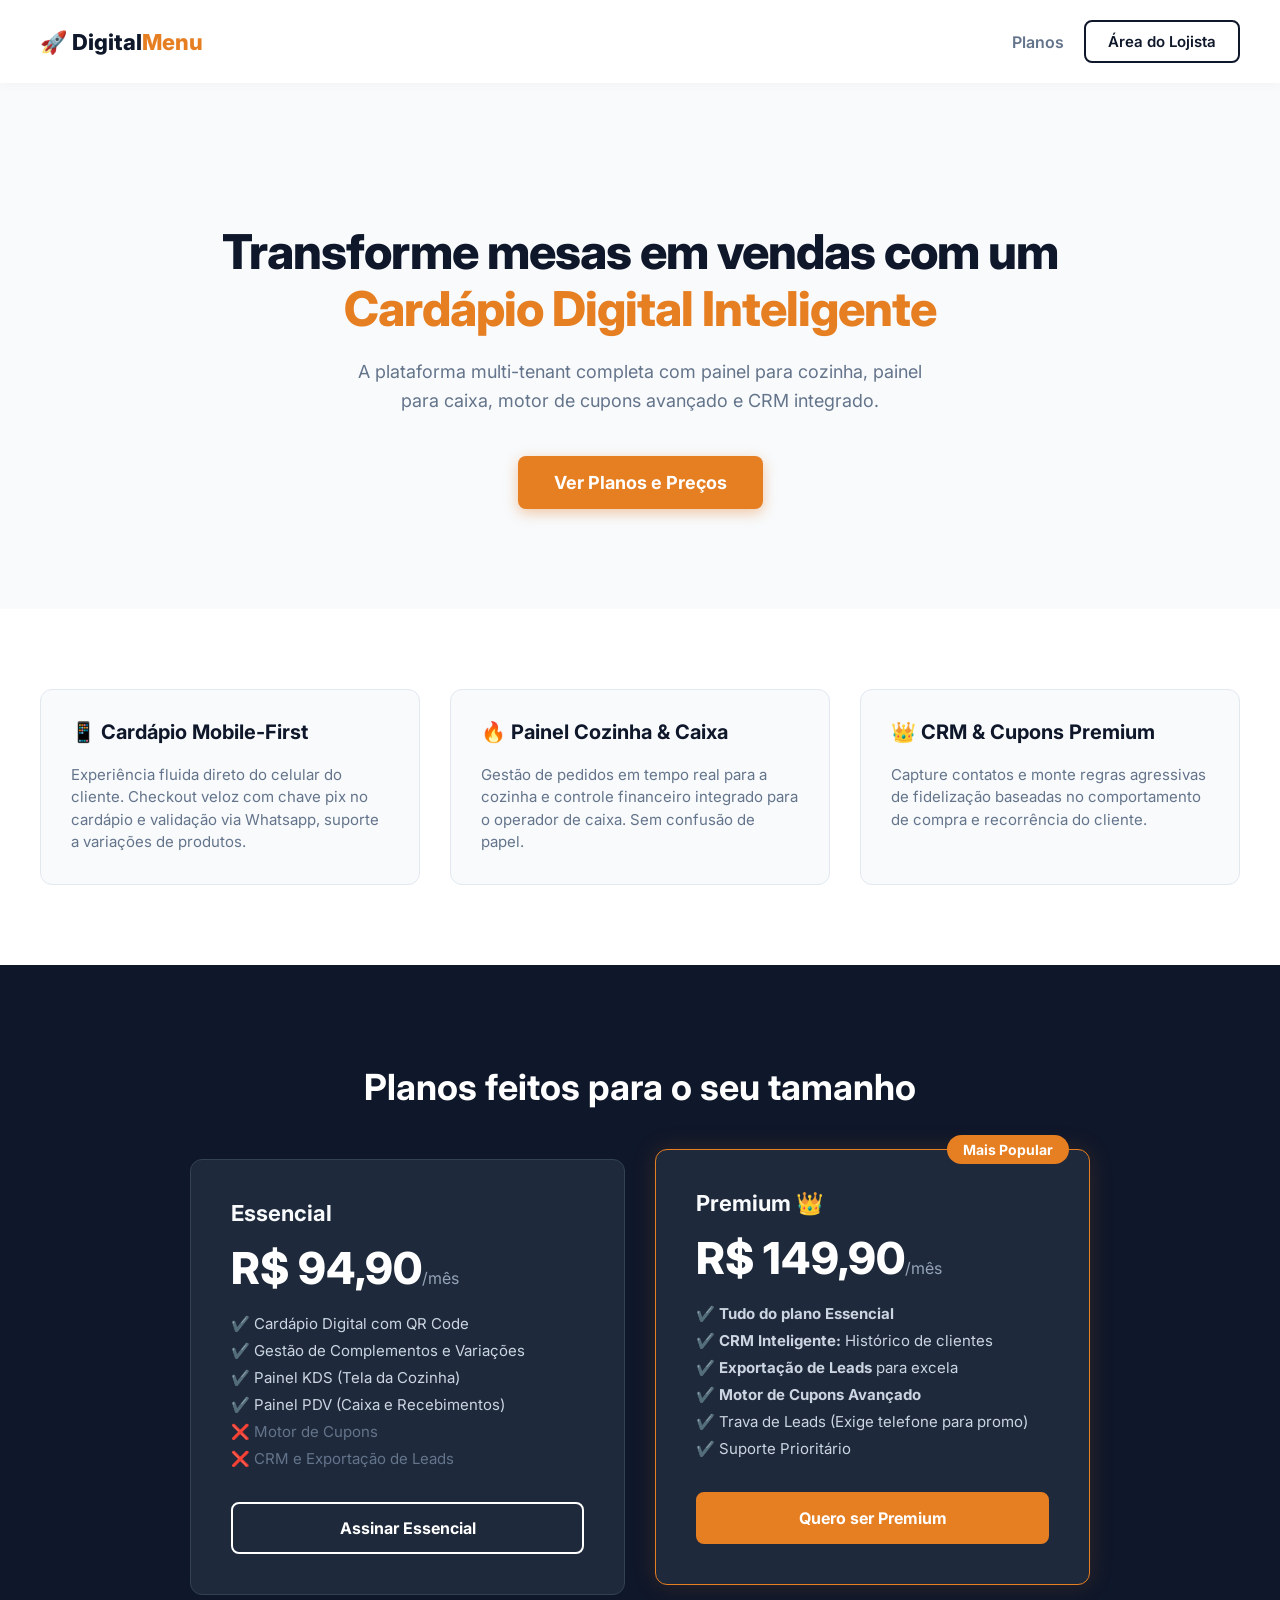
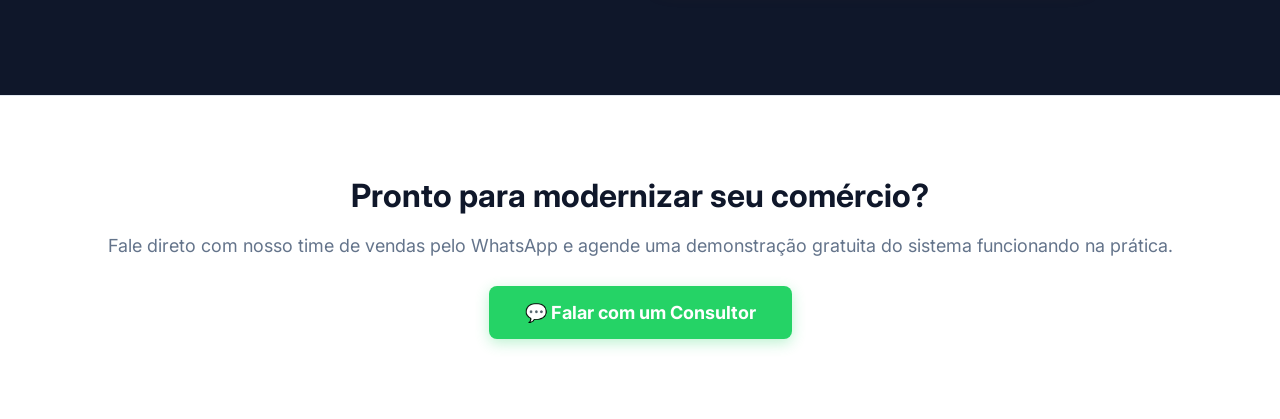
<file: templates/landing.html>
<!DOCTYPE html>
<html lang="pt-BR">
<head>
    <meta charset="UTF-8">
    <meta name="viewport" content="width=device-width, initial-scale=1.0">
    <title>Digital Menu | Seu Cardápio Inteligente</title>
    <style>
        @import url('https://fonts.googleapis.com/css2?family=Inter:wght@400;600;700;800&display=swap');
        
        :root {
            --primary: #e67e22;
            --primary-hover: #d35400;
            --dark: #0f172a;
            --light: #f8fafc;
            --text-muted: #64748b;
        }

        body { font-family: 'Inter', sans-serif; margin: 0; padding: 0; background-color: var(--light); color: var(--dark); }

        /* Header */
        .navbar { background: white; padding: 20px 40px; display: flex; justify-content: space-between; align-items: center; box-shadow: 0 2px 10px rgba(0,0,0,0.03); position: sticky; top: 0; z-index: 1000; }
        .logo { font-size: 22px; font-weight: 800; color: var(--dark); text-decoration: none; }
        .logo span { color: var(--primary); }
        .nav-links { display: flex; gap: 20px; align-items: center; }
        .nav-links a.link-simples { color: var(--text-muted); text-decoration: none; font-weight: 600; }
        .btn-login { background: transparent; color: var(--dark); border: 2px solid var(--dark); padding: 10px 22px; border-radius: 8px; text-decoration: none; font-weight: 600; font-size: 15px; transition: 0.2s; }
        .btn-login:hover { background: var(--dark); color: white; }

        /* Hero */
        .hero { max-width: 1200px; margin: 0 auto; padding: 100px 40px; text-align: center; }
        .hero h1 { font-size: 48px; font-weight: 800; line-height: 1.2; margin-bottom: 20px; letter-spacing: -1px; }
        .hero h1 span { color: var(--primary); }
        .hero p { font-size: 18px; color: var(--text-muted); max-width: 600px; margin: 0 auto 40px auto; line-height: 1.6; }
        .btn-cta { background: var(--primary); color: white; padding: 16px 36px; border-radius: 8px; text-decoration: none; font-weight: 700; font-size: 18px; box-shadow: 0 4px 14px rgba(230, 126, 34, 0.4); transition: 0.2s; display: inline-block;}
        .btn-cta:hover { background: var(--primary-hover); }

        /* Features */
        .features { background: white; padding: 80px 40px; }
        .features-grid { max-width: 1200px; margin: 0 auto; display: grid; grid-template-columns: repeat(auto-fit, minmax(280px, 1fr)); gap: 30px; }
        .card { padding: 30px; border-radius: 12px; background: var(--light); border: 1px solid #e2e8f0; }
        .card h3 { margin-top: 0; font-size: 20px; font-weight: 700; }
        .card p { color: var(--text-muted); font-size: 15px; line-height: 1.5; margin-bottom: 0; }

        /* Planos (Pricing) */
        .pricing { background: var(--dark); color: white; padding: 100px 40px; text-align: center; }
        .pricing h2 { font-size: 36px; margin-top: 0; margin-bottom: 50px; }
        .pricing-grid { max-width: 900px; margin: 0 auto; display: grid; grid-template-columns: repeat(auto-fit, minmax(300px, 1fr)); gap: 30px; }
        .plan-card { background: #1e293b; padding: 40px; border-radius: 12px; border: 1px solid #334155; text-align: left; position: relative;}
        .plan-card.premium { border-color: var(--primary); box-shadow: 0 0 25px rgba(230, 126, 34, 0.15); transform: translateY(-10px);}
        .badge-pop { position: absolute; top: -15px; right: 20px; background: var(--primary); color: white; padding: 6px 16px; border-radius: 20px; font-size: 14px; font-weight: bold; }
        .plan-title { font-size: 22px; font-weight: 700; margin: 0; color: #f8fafc;}
        .plan-price { font-size: 44px; font-weight: 800; margin: 15px 0; }
        .plan-price span { font-size: 16px; font-weight: 400; color: #94a3b8; }
        .plan-features { list-style: none; padding: 0; margin: 0 0 30px 0; color: #cbd5e1; font-size: 15px; line-height: 1.8;}
        .btn-plan { display: block; text-align: center; background: transparent; border: 2px solid white; color: white; padding: 14px; border-radius: 8px; text-decoration: none; font-weight: bold; transition: 0.2s; }
        .plan-card.premium .btn-plan { background: var(--primary); border-color: var(--primary); }
        .btn-plan:hover { background: white; color: var(--dark); }
        .plan-card.premium .btn-plan:hover { background: var(--primary-hover); color: white; }

        /* Contato / Footer */
        .contact { padding: 80px 40px; text-align: center; background: white; border-top: 1px solid #e2e8f0;}
        .contact h2 { font-size: 32px; margin-top: 0; margin-bottom: 20px; }
        .contact p { color: var(--text-muted); font-size: 18px; margin-bottom: 30px; }
        .btn-whatsapp { display: inline-flex; align-items: center; justify-content: center; gap: 10px; background: #25D366; color: white; padding: 16px 36px; border-radius: 8px; text-decoration: none; font-weight: bold; font-size: 18px; transition: 0.2s; box-shadow: 0 4px 14px rgba(37, 211, 102, 0.3);}
        .btn-whatsapp:hover { background: #1ebd57; transform: translateY(-2px);}

        @media (max-width: 768px) {
            .hero h1 { font-size: 32px; }
            .navbar { padding: 15px 20px; }
            .nav-links a.link-simples { display: none; }
            .plan-card.premium { transform: none; }
        }
    </style>
</head>
<body>

    <nav class="navbar">
        <a href="#" class="logo">🚀 Digital<span>Menu</span></a>
        <div class="nav-links">
            <a href="#planos" class="link-simples">Planos</a>
            <a href="{{ url_for('auth.login') }}" class="btn-login">Área do Lojista</a>
        </div>
    </nav>

    <section class="hero">
        <h1>Transforme mesas em vendas com um <br><span>Cardápio Digital Inteligente</span></h1>
        <p>A plataforma multi-tenant completa com painel para cozinha, painel para caixa, motor de cupons avançado e CRM integrado.</p>
        <a href="#planos" class="btn-cta">Ver Planos e Preços</a>
    </section>

    <section class="features">
        <div class="features-grid">
            <div class="card">
                <h3>📱 Cardápio Mobile-First</h3>
                <p>Experiência fluida direto do celular do cliente. Checkout veloz com chave pix no cardápio e validação via Whatsapp, suporte a variações de produtos.</p>
            </div>
            <div class="card">
                <h3>🔥 Painel Cozinha & Caixa</h3>
                <p>Gestão de pedidos em tempo real para a cozinha e controle financeiro integrado para o operador de caixa. Sem confusão de papel.</p>
            </div>
            <div class="card">
                <h3>👑 CRM & Cupons Premium</h3>
                <p>Capture contatos e monte regras agressivas de fidelização baseadas no comportamento de compra e recorrência do cliente.</p>
            </div>
        </div>
    </section>

    <section class="pricing" id="planos">
        <h2>Planos feitos para o seu tamanho</h2>
        <div class="pricing-grid">
            
            <div class="plan-card">
                <p class="plan-title">Essencial</p>
                <div class="plan-price">R$ 94,90<span>/mês</span></div>
                <ul class="plan-features">
                    <li>✔️ Cardápio Digital com QR Code</li>
                    <li>✔️ Gestão de Complementos e Variações</li>
                    <li>✔️ Painel KDS (Tela da Cozinha)</li>
                    <li>✔️ Painel PDV (Caixa e Recebimentos)</li>
                    <li style="color: #64748b;">❌ Motor de Cupons</li>
                    <li style="color: #64748b;">❌ CRM e Exportação de Leads</li>
                </ul>
                <a href="#contato" class="btn-plan">Assinar Essencial</a>
            </div>

            <div class="plan-card premium">
                <div class="badge-pop">Mais Popular</div>
                <p class="plan-title">Premium 👑</p>
                <div class="plan-price">R$ 149,90<span>/mês</span></div>
                <ul class="plan-features">
                    <li>✔️ <b>Tudo do plano Essencial</b></li>
                    <li>✔️ <b>CRM Inteligente:</b> Histórico de clientes</li>
                    <li>✔️ <b>Exportação de Leads</b> para excela</li>
                    <li>✔️ <b>Motor de Cupons Avançado</b></li>
                    <li>✔️ Trava de Leads (Exige telefone para promo)</li>
                    <li>✔️ Suporte Prioritário</li>
                </ul>
                <a href="#contato" class="btn-plan">Quero ser Premium</a>
            </div>

        </div>
    </section>

    <section class="contact" id="contato">
        <h2>Pronto para modernizar seu comércio?</h2>
        <p>Fale direto com nosso time de vendas pelo WhatsApp e agende uma demonstração gratuita do sistema funcionando na prática.</p>
        <a href="https://wa.me/11980516737?text=Olá!%20Tenho%20interesse%20no%20SaaS%20Digital%20Menu." target="_blank" class="btn-whatsapp">
            💬 Falar com um Consultor
        </a>
    </section>

</body>
</html>
</file>
